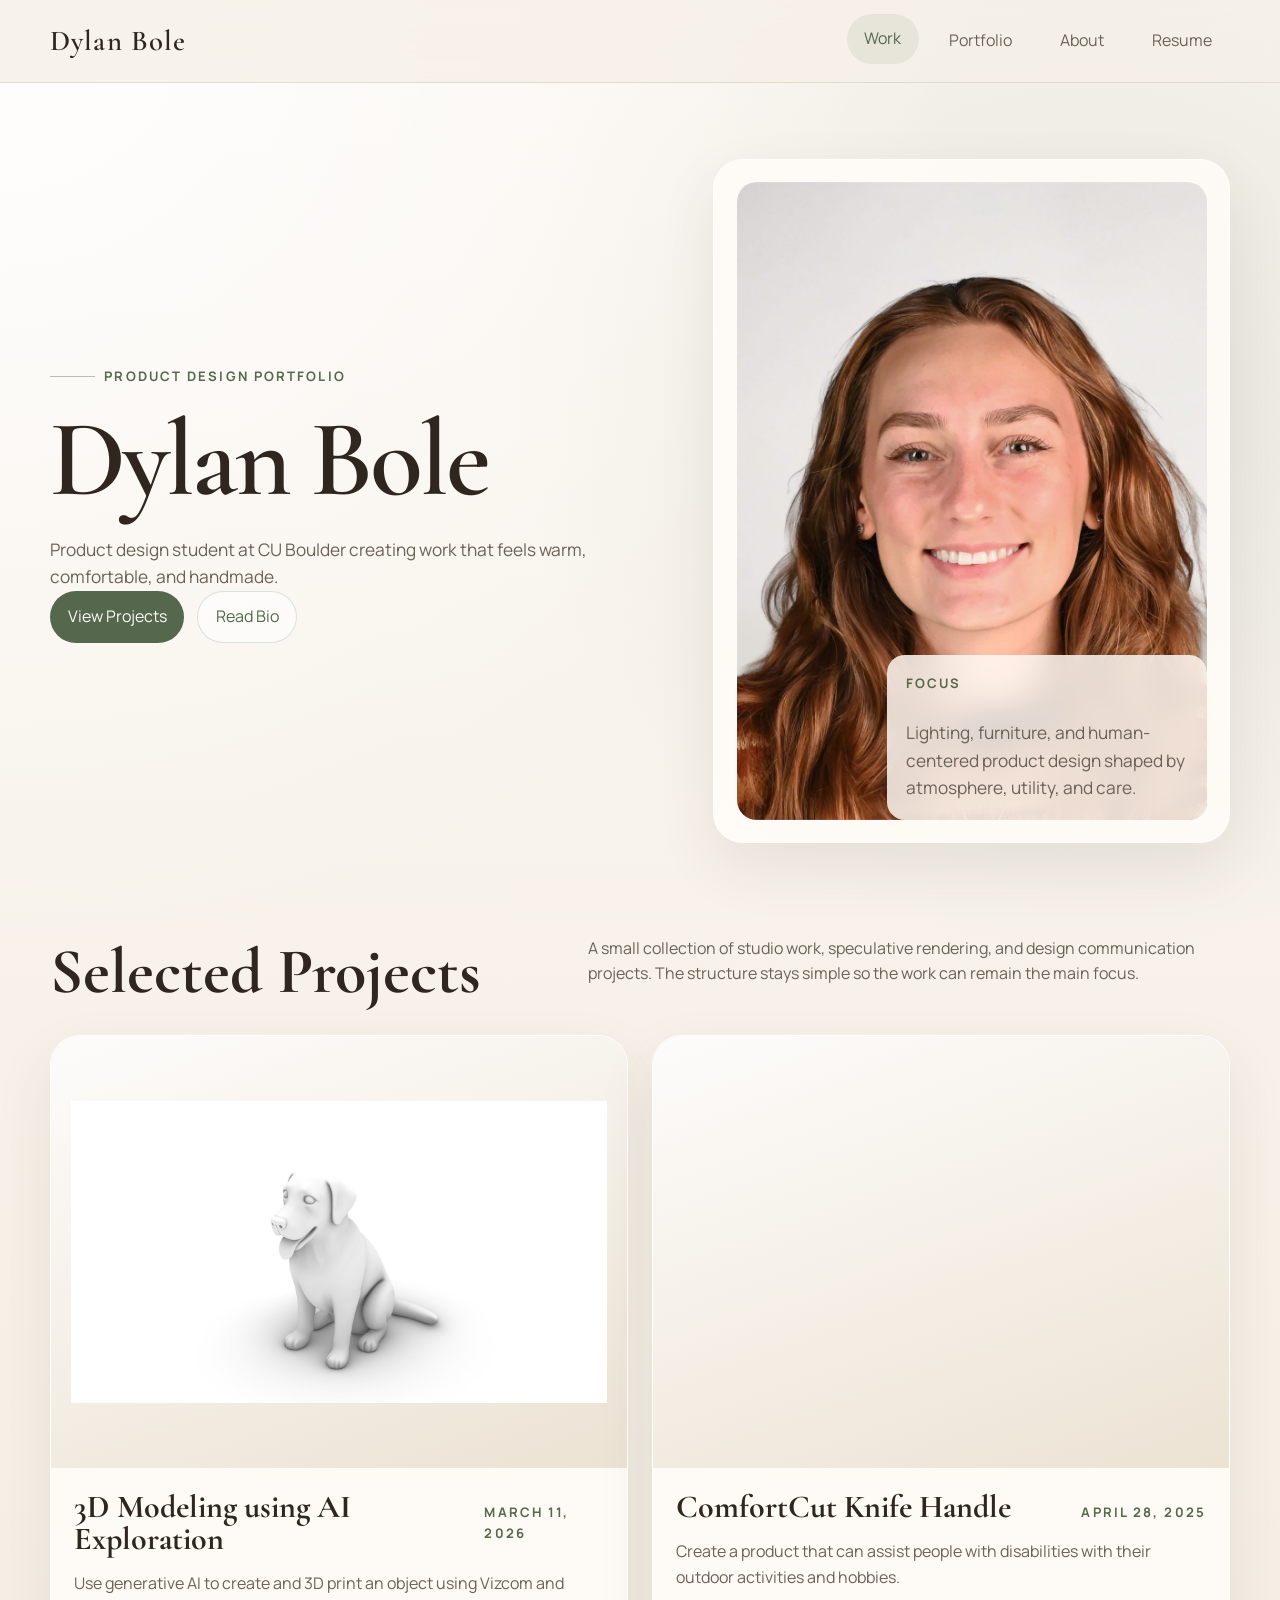
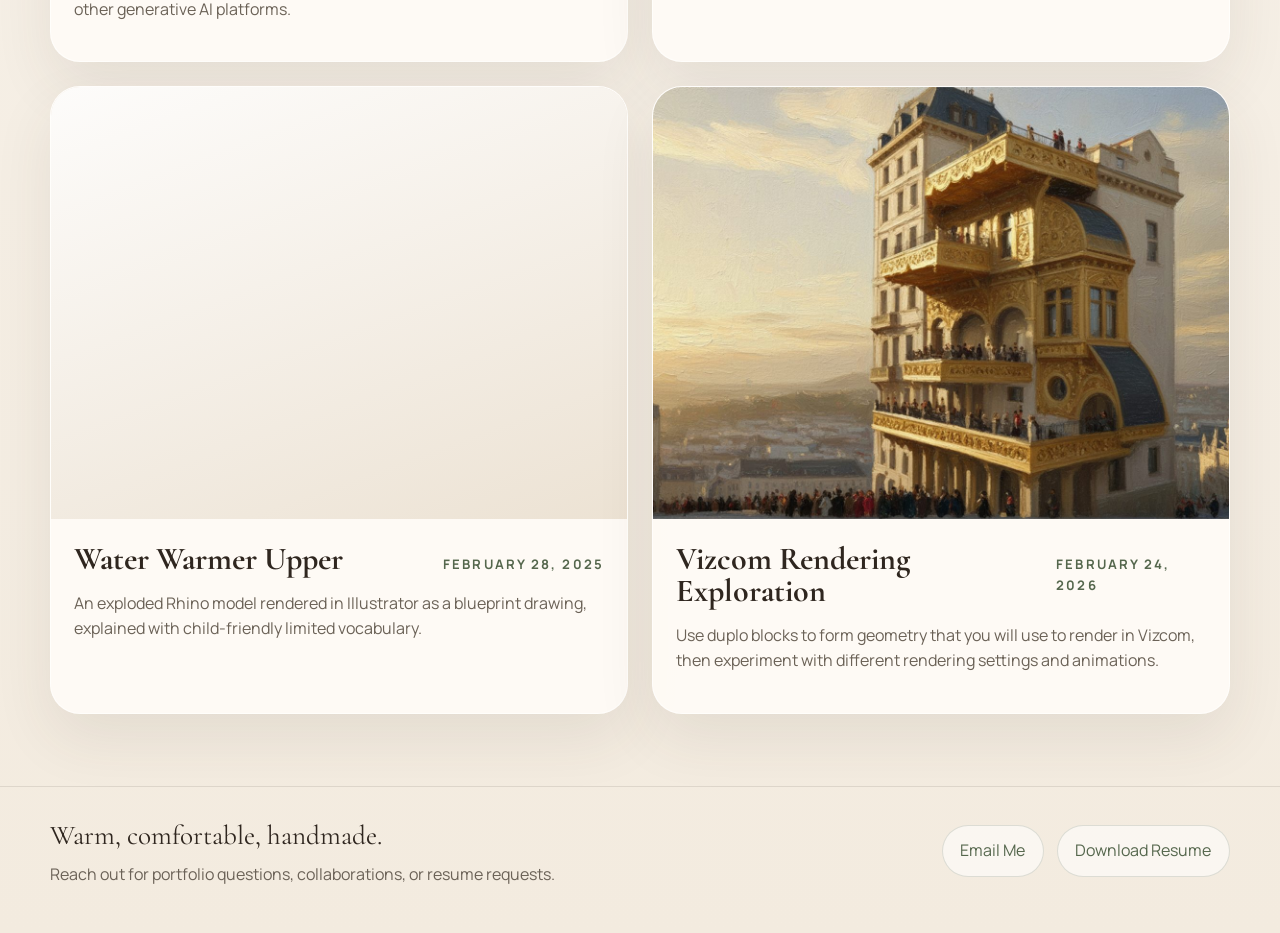
<file: index.html>
<!DOCTYPE html>
<html lang="en">
<head>
  <meta charset="UTF-8">
  <meta name="viewport" content="width=device-width, initial-scale=1.0">
  <title>Dylan Bole | Product Design Portfolio</title>
  <meta name="description" content="Portfolio of Dylan Bole, a CU Boulder product design student focused on warm, comfortable, and handmade design.">
  <link rel="icon" href="favicon.ico" type="image/x-icon">
  <link rel="preconnect" href="https://fonts.googleapis.com">
  <link rel="preconnect" href="https://fonts.gstatic.com" crossorigin>
  <link href="https://fonts.googleapis.com/css2?family=Cormorant+Garamond:wght@400;500;600;700&family=Manrope:wght@400;500;600;700;800&display=swap" rel="stylesheet">
  <link rel="stylesheet" href="styles.css">
</head>
<body>
  <nav class="site-nav">
    <div class="nav-inner">
      <a class="brand" href="index.html">Dylan Bole</a>
      <div class="nav-links">
        <a class="active" href="index.html">Work</a>
        <a href="portfolio.html">Portfolio</a>
        <a href="about.html">About</a>
        <a href="resume/resume.pdf" target="_blank" rel="noopener">Resume</a>
      </div>
    </div>
  </nav>

  <main class="page">
    <section class="hero">
      <div>
        <span class="eyebrow">Product Design Portfolio</span>
        <h1>Dylan Bole</h1>
        <p>Product design student at CU Boulder creating work that feels warm, comfortable, and handmade.</p>
        <div class="hero-actions">
          <a class="button primary" href="#projects">View Projects</a>
          <a class="button secondary" href="about.html">Read Bio</a>
        </div>
      </div>

      <div class="hero-panel">
        <img src="assets/images/dylan-bole-portrait.jpg" alt="Portrait of Dylan Bole">
        <div class="hero-panel-card">
          <strong class="meta-label">Focus</strong>
          <p class="footer-note">Lighting, furniture, and human-centered product design shaped by atmosphere, utility, and care.</p>
        </div>
      </div>
    </section>

    <section class="section" id="projects">
      <div class="section-header">
        <h2>Selected Projects</h2>
        <p class="section-copy">A small collection of studio work, speculative rendering, and design communication projects. The structure stays simple so the work can remain the main focus.</p>
      </div>

      <div class="projects-grid">
        <a class="project-card" href="project-ai-3d-modeling.html">
          <div class="card-media card-media--contain">
            <img src="assets/images/ai-3d-modeling.jpg" alt="AI 3D Modeling preview">
          </div>
          <div class="card-body">
            <div class="card-title-row">
              <h3>3D Modeling using AI Exploration</h3>
              <span class="card-date">March 11, 2026</span>
            </div>
            <p class="section-copy">Use generative AI to create and 3D print an object using Vizcom and other generative AI platforms.</p>
          </div>
        </a>

        <a class="project-card" href="project-designing-for-outdoor-inclusion.html">
          <div class="card-media">
            <iframe src="assets/docs/comfortcut-knife-handle.pdf#toolbar=0&navpanes=0&scrollbar=0&view=FitH" title="ComfortCut Knife Handle PDF preview"></iframe>
          </div>
          <div class="card-body">
            <div class="card-title-row">
              <h3>ComfortCut Knife Handle</h3>
              <span class="card-date">April 28, 2025</span>
            </div>
            <p class="section-copy">Create a product that can assist people with disabilities with their outdoor activities and hobbies.</p>
          </div>
        </a>

        <a class="project-card" href="project-thing-explainer.html">
          <div class="card-media">
            <iframe src="assets/docs/water-warmer-upper.pdf#toolbar=0&navpanes=0&scrollbar=0&view=FitH" title="Water Warmer Upper PDF preview"></iframe>
          </div>
          <div class="card-body">
            <div class="card-title-row">
              <h3>Water Warmer Upper</h3>
              <span class="card-date">February 28, 2025</span>
            </div>
            <p class="section-copy">An exploded Rhino model rendered in Illustrator as a blueprint drawing, explained with child-friendly limited vocabulary.</p>
          </div>
        </a>

        <a class="project-card" href="project-vizcom-exploration.html">
          <div class="card-media card-media--cover">
            <img src="assets/images/vizcom-victorian-building.jpg" alt="Vizcom Rendering Exploration preview">
          </div>
          <div class="card-body">
            <div class="card-title-row">
              <h3>Vizcom Rendering Exploration</h3>
              <span class="card-date">February 24, 2026</span>
            </div>
            <p class="section-copy">Use duplo blocks to form geometry that you will use to render in Vizcom, then experiment with different rendering settings and animations.</p>
          </div>
        </a>
      </div>
    </section>
  </main>

  <footer class="site-footer">
    <div class="footer-inner">
      <div>
        <p class="footer-title">Warm, comfortable, handmade.</p>
        <p class="footer-note">Reach out for portfolio questions, collaborations, or resume requests.</p>
      </div>
      <div class="footer-links">
        <a class="pill" href="mailto:dybo2986@colorado.edu">Email Me</a>
        <a class="pill" href="resume/resume.pdf" target="_blank" rel="noopener">Download Resume</a>
      </div>
    </div>
  </footer>
</body>
</html>
</file>
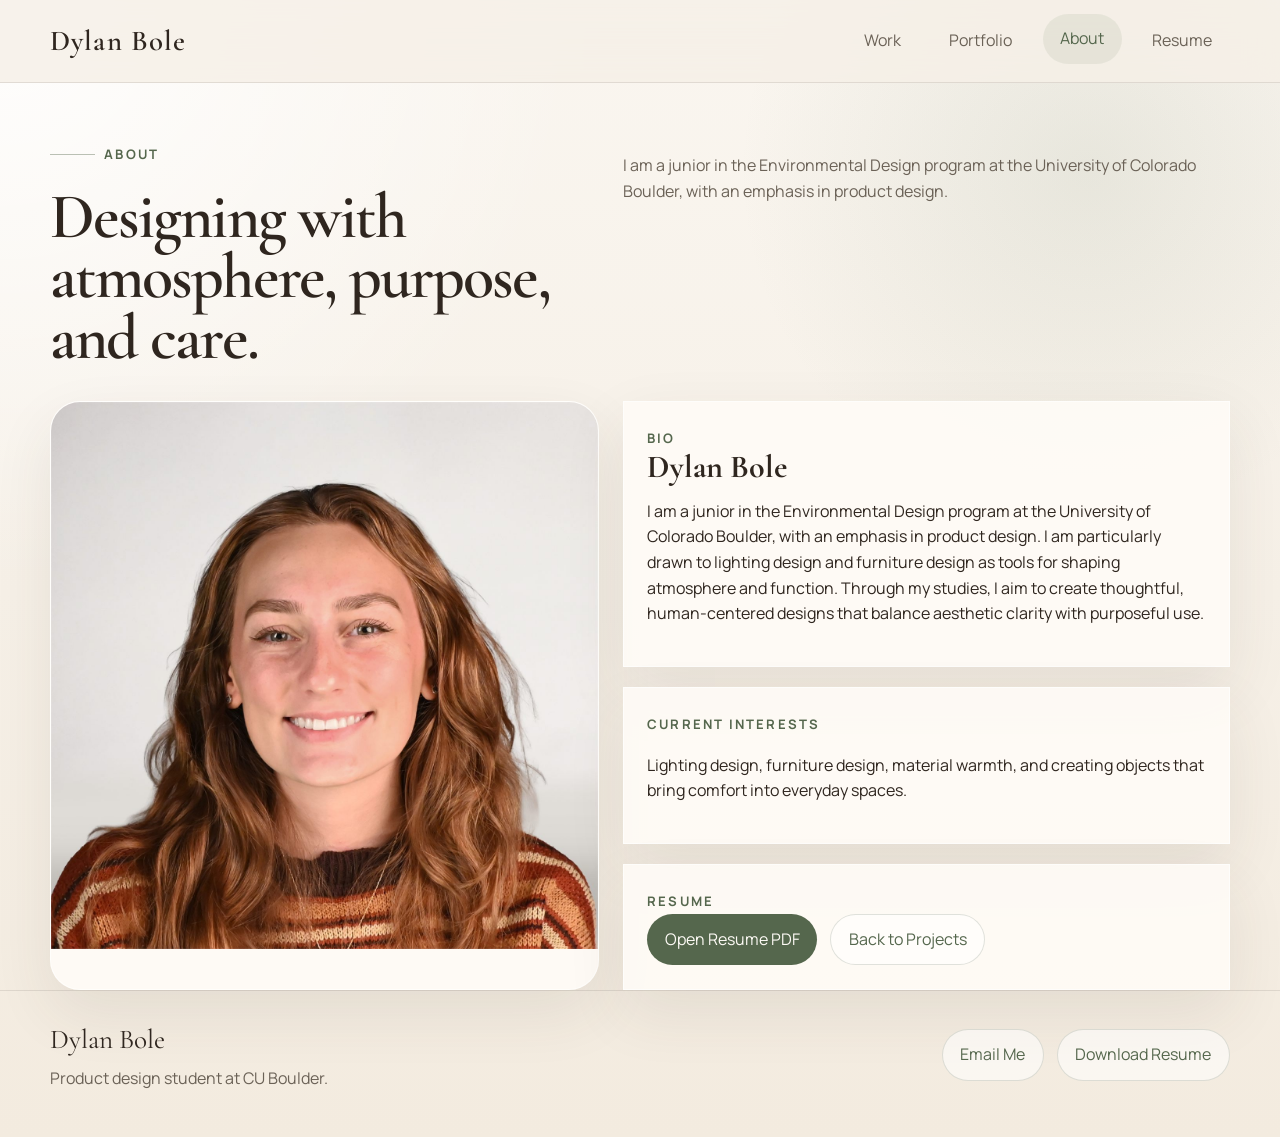
<file: about.html>
<!DOCTYPE html>
<html lang="en">
<head>
  <meta charset="UTF-8">
  <meta name="viewport" content="width=device-width, initial-scale=1.0">
  <title>About | Dylan Bole Portfolio</title>
  <meta name="description" content="Learn more about Dylan Bole, a CU Boulder product design student interested in lighting, furniture, and human-centered design.">
  <link rel="icon" href="favicon.ico" type="image/x-icon">
  <link rel="preconnect" href="https://fonts.googleapis.com">
  <link rel="preconnect" href="https://fonts.gstatic.com" crossorigin>
  <link href="https://fonts.googleapis.com/css2?family=Cormorant+Garamond:wght@400;500;600;700&family=Manrope:wght@400;500;600;700;800&display=swap" rel="stylesheet">
  <link rel="stylesheet" href="styles.css">
</head>
<body>
  <nav class="site-nav">
    <div class="nav-inner">
      <a class="brand" href="index.html">Dylan Bole</a>
      <div class="nav-links">
        <a href="index.html">Work</a>
        <a href="portfolio.html">Portfolio</a>
        <a class="active" href="about.html">About</a>
        <a href="resume/resume.pdf" target="_blank" rel="noopener">Resume</a>
      </div>
    </div>
  </nav>

  <main class="page">
    <section class="page-title">
      <div>
        <span class="eyebrow">About</span>
        <h1>Designing with atmosphere, purpose, and care.</h1>
      </div>
      <p class="lede">I am a junior in the Environmental Design program at the University of Colorado Boulder, with an emphasis in product design.</p>
    </section>

    <section class="about-grid">
      <div class="portrait-card">
        <img src="assets/images/dylan-bole-portrait.jpg" alt="Portrait of Dylan Bole">
      </div>

      <div class="about-copy">
        <div class="panel">
          <span class="meta-label">Bio</span>
          <h2>Dylan Bole</h2>
          <p>I am a junior in the Environmental Design program at the University of Colorado Boulder, with an emphasis in product design. I am particularly drawn to lighting design and furniture design as tools for shaping atmosphere and function. Through my studies, I aim to create thoughtful, human-centered designs that balance aesthetic clarity with purposeful use.</p>
        </div>

        <div class="panel">
          <span class="meta-label">Current Interests</span>
          <p>Lighting design, furniture design, material warmth, and creating objects that bring comfort into everyday spaces.</p>
        </div>

        <div class="panel">
          <span class="meta-label">Resume</span>
          <div class="project-links">
            <a class="button primary" href="resume/resume.pdf" target="_blank" rel="noopener">Open Resume PDF</a>
            <a class="button secondary" href="index.html#projects">Back to Projects</a>
          </div>
        </div>
      </div>
    </section>
  </main>

  <footer class="site-footer">
    <div class="footer-inner">
      <div>
        <p class="footer-title">Dylan Bole</p>
        <p class="footer-note">Product design student at CU Boulder.</p>
      </div>
      <div class="footer-links">
        <a class="pill" href="mailto:dybo2986@colorado.edu">Email Me</a>
        <a class="pill" href="resume/resume.pdf" target="_blank" rel="noopener">Download Resume</a>
      </div>
    </div>
  </footer>
</body>
</html>
</file>
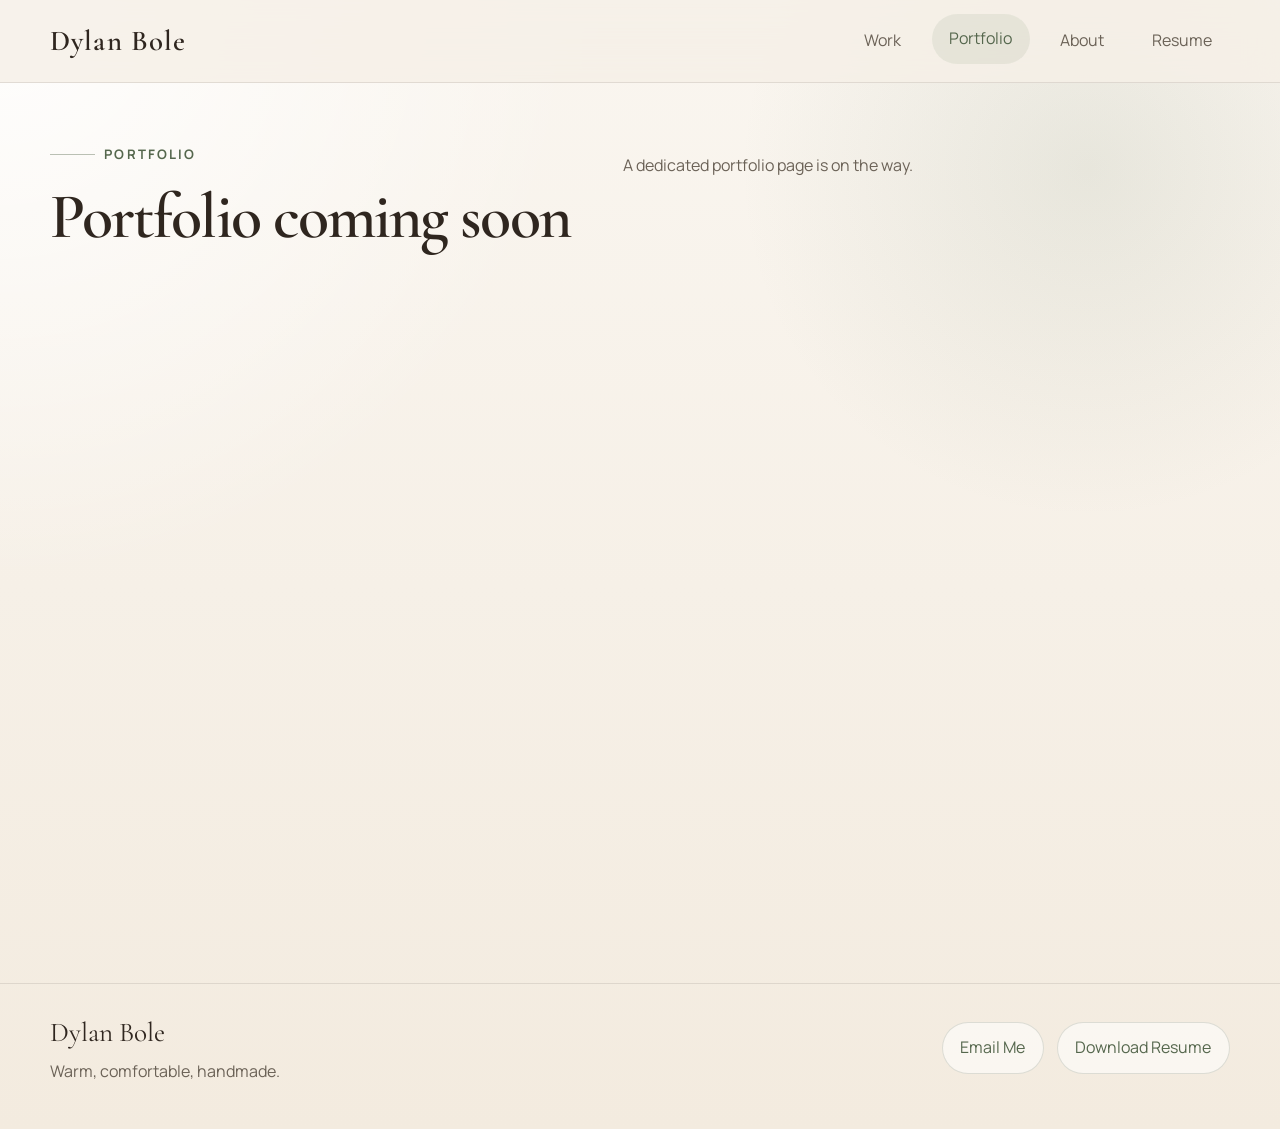
<file: portfolio.html>
<!DOCTYPE html>
<html lang="en">
<head>
  <meta charset="UTF-8">
  <meta name="viewport" content="width=device-width, initial-scale=1.0">
  <title>Portfolio | Dylan Bole Portfolio</title>
  <meta name="description" content="Portfolio page for Dylan Bole.">
  <link rel="icon" href="favicon.ico" type="image/x-icon">
  <link rel="preconnect" href="https://fonts.googleapis.com">
  <link rel="preconnect" href="https://fonts.gstatic.com" crossorigin>
  <link href="https://fonts.googleapis.com/css2?family=Cormorant+Garamond:wght@400;500;600;700&family=Manrope:wght@400;500;600;700;800&display=swap" rel="stylesheet">
  <link rel="stylesheet" href="styles.css">
</head>
<body>
  <nav class="site-nav">
    <div class="nav-inner">
      <a class="brand" href="index.html">Dylan Bole</a>
      <div class="nav-links">
        <a href="index.html">Work</a>
        <a href="portfolio.html" class="active">Portfolio</a>
        <a href="about.html">About</a>
        <a href="resume/resume.pdf" target="_blank" rel="noopener">Resume</a>
      </div>
    </div>
  </nav>

  <main class="page">
    <section class="page-title">
      <div>
        <span class="eyebrow">Portfolio</span>
        <h1>Portfolio coming soon</h1>
      </div>
      <p class="lede">A dedicated portfolio page is on the way.</p>
    </section>
  </main>

  <footer class="site-footer">
    <div class="footer-inner">
      <div>
        <p class="footer-title">Dylan Bole</p>
        <p class="footer-note">Warm, comfortable, handmade.</p>
      </div>
      <div class="footer-links">
        <a class="pill" href="mailto:dybo2986@colorado.edu">Email Me</a>
        <a class="pill" href="resume/resume.pdf" target="_blank" rel="noopener">Download Resume</a>
      </div>
    </div>
  </footer>
</body>
</html>
</file>
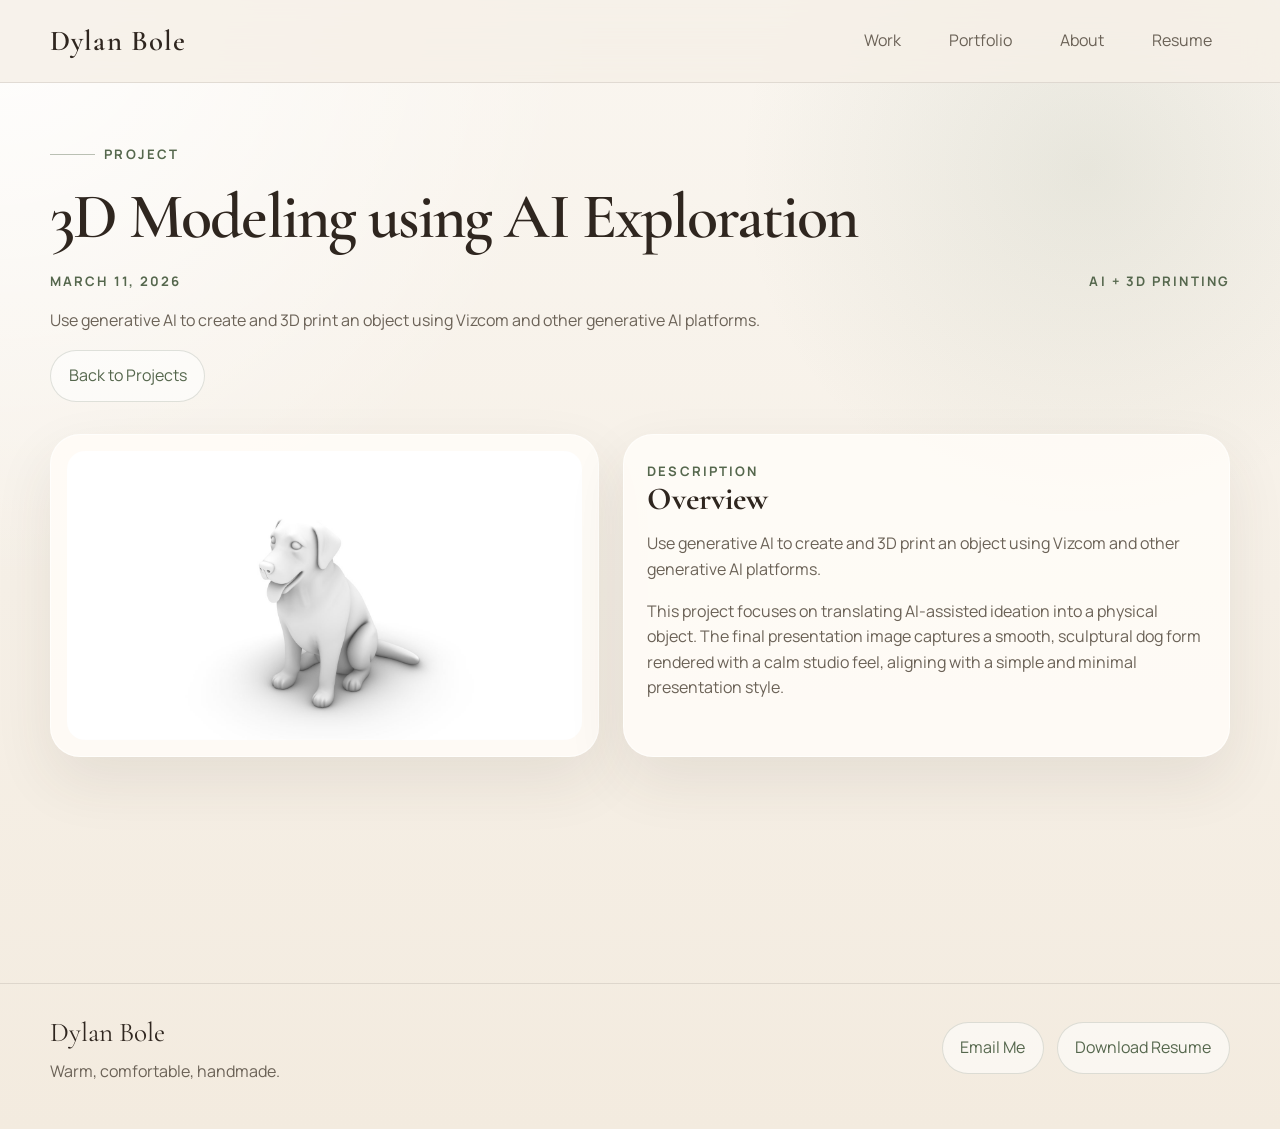
<file: project-ai-3d-modeling.html>
<!DOCTYPE html>
<html lang="en">
<head>
  <meta charset="UTF-8">
  <meta name="viewport" content="width=device-width, initial-scale=1.0">
  <title>3D Modeling using AI Exploration | Dylan Bole Portfolio</title>
  <meta name="description" content="A Dylan Bole portfolio project exploring AI-assisted 3D modeling and 3D printing with Vizcom and generative tools.">
  <link rel="icon" href="favicon.ico" type="image/x-icon">
  <link rel="preconnect" href="https://fonts.googleapis.com">
  <link rel="preconnect" href="https://fonts.gstatic.com" crossorigin>
  <link href="https://fonts.googleapis.com/css2?family=Cormorant+Garamond:wght@400;500;600;700&family=Manrope:wght@400;500;600;700;800&display=swap" rel="stylesheet">
  <link rel="stylesheet" href="styles.css">
</head>
<body>
  <nav class="site-nav">
    <div class="nav-inner">
      <a class="brand" href="index.html">Dylan Bole</a>
      <div class="nav-links">
        <a href="index.html">Work</a>
        <a href="portfolio.html">Portfolio</a>
        <a href="about.html">About</a>
        <a href="resume/resume.pdf" target="_blank" rel="noopener">Resume</a>
      </div>
    </div>
  </nav>

  <main class="page">
    <section class="project-header">
      <div>
        <span class="eyebrow">Project</span>
        <h1>3D Modeling using AI Exploration</h1>
      </div>
      <div>
        <div class="project-meta">
          <span class="project-date">March 11, 2026</span>
          <span class="project-type">AI + 3D Printing</span>
        </div>
        <p class="lede">Use generative AI to create and 3D print an object using Vizcom and other generative AI platforms.</p>
        <div class="project-links">
          <a class="button secondary" href="index.html#projects">Back to Projects</a>
        </div>
      </div>
    </section>

    <section class="project-layout">
      <div class="project-stack">
        <div class="media-frame">
          <img src="assets/images/ai-3d-modeling.jpg" alt="Rendered dog model from the AI 3D Modeling exploration">
        </div>
      </div>

      <article class="project-text">
        <span class="meta-label">Description</span>
        <h2>Overview</h2>
        <p>Use generative AI to create and 3D print an object using Vizcom and other generative AI platforms.</p>
        <p>This project focuses on translating AI-assisted ideation into a physical object. The final presentation image captures a smooth, sculptural dog form rendered with a calm studio feel, aligning with a simple and minimal presentation style.</p>
      </article>
    </section>
  </main>

  <footer class="site-footer">
    <div class="footer-inner">
      <div>
        <p class="footer-title">Dylan Bole</p>
        <p class="footer-note">Warm, comfortable, handmade.</p>
      </div>
      <div class="footer-links">
        <a class="pill" href="mailto:dybo2986@colorado.edu">Email Me</a>
        <a class="pill" href="resume/resume.pdf" target="_blank" rel="noopener">Download Resume</a>
      </div>
    </div>
  </footer>
</body>
</html>
</file>
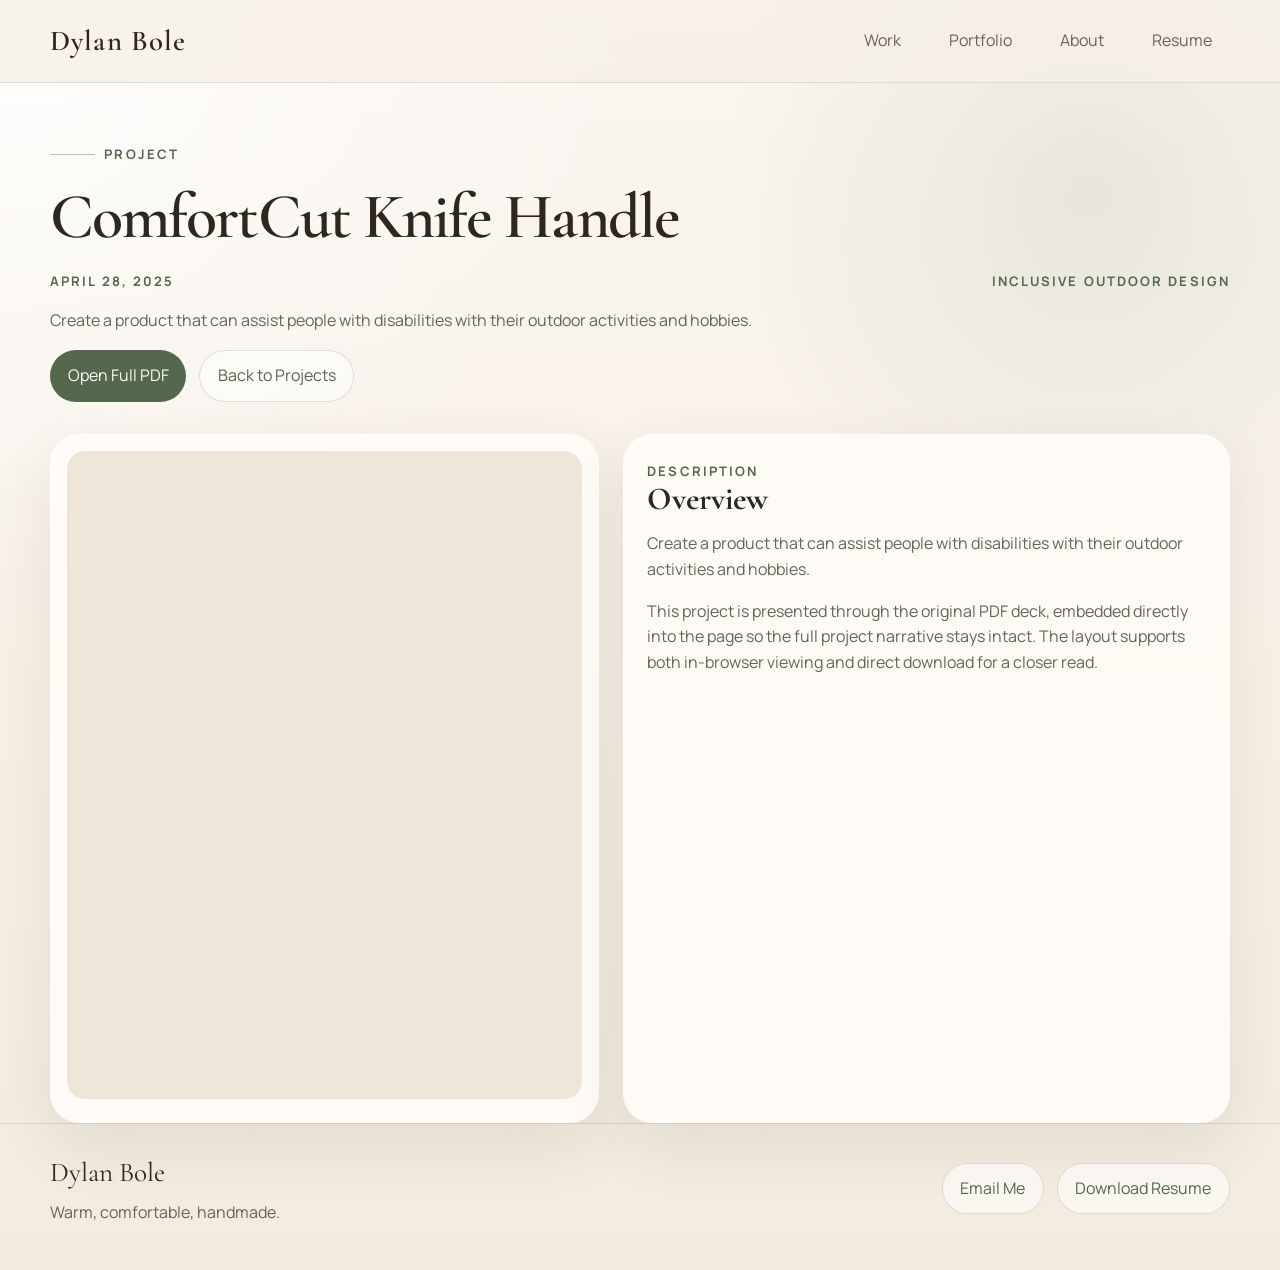
<file: project-designing-for-outdoor-inclusion.html>
<!DOCTYPE html>
<html lang="en">
<head>
  <meta charset="UTF-8">
  <meta name="viewport" content="width=device-width, initial-scale=1.0">
  <title>ComfortCut Knife Handle | Dylan Bole Portfolio</title>
  <meta name="description" content="ComfortCut Knife Handle is a Dylan Bole portfolio project focused on inclusive outdoor product design.">
  <link rel="icon" href="favicon.ico" type="image/x-icon">
  <link rel="preconnect" href="https://fonts.googleapis.com">
  <link rel="preconnect" href="https://fonts.gstatic.com" crossorigin>
  <link href="https://fonts.googleapis.com/css2?family=Cormorant+Garamond:wght@400;500;600;700&family=Manrope:wght@400;500;600;700;800&display=swap" rel="stylesheet">
  <link rel="stylesheet" href="styles.css">
</head>
<body>
  <nav class="site-nav">
    <div class="nav-inner">
      <a class="brand" href="index.html">Dylan Bole</a>
      <div class="nav-links">
        <a href="index.html">Work</a>
        <a href="portfolio.html">Portfolio</a>
        <a href="about.html">About</a>
        <a href="resume/resume.pdf" target="_blank" rel="noopener">Resume</a>
      </div>
    </div>
  </nav>

  <main class="page">
    <section class="project-header">
      <div>
        <span class="eyebrow">Project</span>
        <h1>ComfortCut Knife Handle</h1>
      </div>
      <div>
        <div class="project-meta">
          <span class="project-date">April 28, 2025</span>
          <span class="project-type">Inclusive Outdoor Design</span>
        </div>
        <p class="lede">Create a product that can assist people with disabilities with their outdoor activities and hobbies.</p>
        <div class="project-links">
          <a class="button primary" href="assets/docs/comfortcut-knife-handle.pdf" target="_blank" rel="noopener">Open Full PDF</a>
          <a class="button secondary" href="index.html#projects">Back to Projects</a>
        </div>
      </div>
    </section>

    <section class="project-layout">
      <div class="project-stack">
        <div class="media-frame">
          <iframe src="assets/docs/comfortcut-knife-handle.pdf#toolbar=0&navpanes=0&scrollbar=1&view=FitH" title="ComfortCut Knife Handle PDF"></iframe>
        </div>
      </div>

      <article class="project-text">
        <span class="meta-label">Description</span>
        <h2>Overview</h2>
        <p>Create a product that can assist people with disabilities with their outdoor activities and hobbies.</p>
        <p>This project is presented through the original PDF deck, embedded directly into the page so the full project narrative stays intact. The layout supports both in-browser viewing and direct download for a closer read.</p>
      </article>
    </section>
  </main>

  <footer class="site-footer">
    <div class="footer-inner">
      <div>
        <p class="footer-title">Dylan Bole</p>
        <p class="footer-note">Warm, comfortable, handmade.</p>
      </div>
      <div class="footer-links">
        <a class="pill" href="mailto:dybo2986@colorado.edu">Email Me</a>
        <a class="pill" href="resume/resume.pdf" target="_blank" rel="noopener">Download Resume</a>
      </div>
    </div>
  </footer>
</body>
</html>
</file>
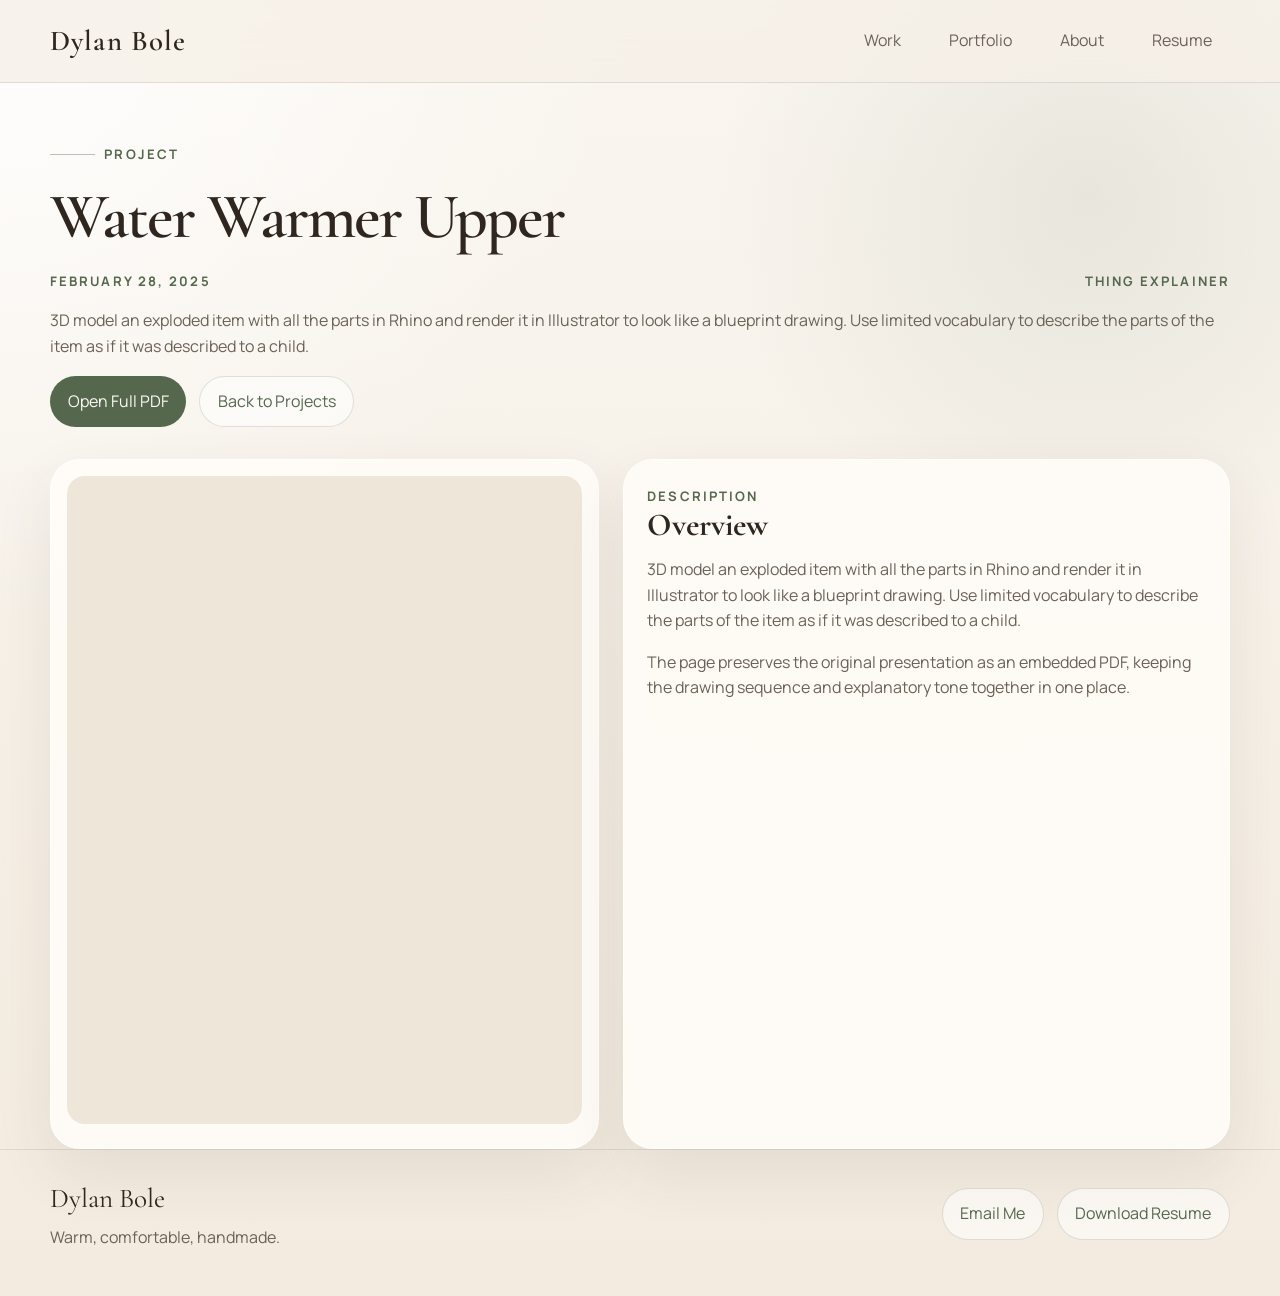
<file: project-thing-explainer.html>
<!DOCTYPE html>
<html lang="en">
<head>
  <meta charset="UTF-8">
  <meta name="viewport" content="width=device-width, initial-scale=1.0">
  <title>Water Warmer Upper | Dylan Bole Portfolio</title>
  <meta name="description" content="Water Warmer Upper is a Dylan Bole portfolio project combining Rhino modeling, exploded views, and illustrated technical storytelling.">
  <link rel="icon" href="favicon.ico" type="image/x-icon">
  <link rel="preconnect" href="https://fonts.googleapis.com">
  <link rel="preconnect" href="https://fonts.gstatic.com" crossorigin>
  <link href="https://fonts.googleapis.com/css2?family=Cormorant+Garamond:wght@400;500;600;700&family=Manrope:wght@400;500;600;700;800&display=swap" rel="stylesheet">
  <link rel="stylesheet" href="styles.css">
</head>
<body>
  <nav class="site-nav">
    <div class="nav-inner">
      <a class="brand" href="index.html">Dylan Bole</a>
      <div class="nav-links">
        <a href="index.html">Work</a>
        <a href="portfolio.html">Portfolio</a>
        <a href="about.html">About</a>
        <a href="resume/resume.pdf" target="_blank" rel="noopener">Resume</a>
      </div>
    </div>
  </nav>

  <main class="page">
    <section class="project-header">
      <div>
        <span class="eyebrow">Project</span>
        <h1>Water Warmer Upper</h1>
      </div>
      <div>
        <div class="project-meta">
          <span class="project-date">February 28, 2025</span>
          <span class="project-type">Thing Explainer</span>
        </div>
        <p class="lede">3D model an exploded item with all the parts in Rhino and render it in Illustrator to look like a blueprint drawing. Use limited vocabulary to describe the parts of the item as if it was described to a child.</p>
        <div class="project-links">
          <a class="button primary" href="assets/docs/water-warmer-upper.pdf" target="_blank" rel="noopener">Open Full PDF</a>
          <a class="button secondary" href="index.html#projects">Back to Projects</a>
        </div>
      </div>
    </section>

    <section class="project-layout">
      <div class="project-stack">
        <div class="media-frame">
          <iframe src="assets/docs/water-warmer-upper.pdf#toolbar=0&navpanes=0&scrollbar=1&view=FitH" title="Water Warmer Upper PDF"></iframe>
        </div>
      </div>

      <article class="project-text">
        <span class="meta-label">Description</span>
        <h2>Overview</h2>
        <p>3D model an exploded item with all the parts in Rhino and render it in Illustrator to look like a blueprint drawing. Use limited vocabulary to describe the parts of the item as if it was described to a child.</p>
        <p>The page preserves the original presentation as an embedded PDF, keeping the drawing sequence and explanatory tone together in one place.</p>
      </article>
    </section>
  </main>

  <footer class="site-footer">
    <div class="footer-inner">
      <div>
        <p class="footer-title">Dylan Bole</p>
        <p class="footer-note">Warm, comfortable, handmade.</p>
      </div>
      <div class="footer-links">
        <a class="pill" href="mailto:dybo2986@colorado.edu">Email Me</a>
        <a class="pill" href="resume/resume.pdf" target="_blank" rel="noopener">Download Resume</a>
      </div>
    </div>
  </footer>
</body>
</html>
</file>
<file: styles.css>
:root {
  --bg: #f6f0e7;
  --bg-soft: #efe6da;
  --surface: rgba(255, 252, 247, 0.88);
  --text: #2f261f;
  --muted: #6b6257;
  --line: rgba(69, 59, 48, 0.12);
  --accent: #7f9075;
  --accent-deep: #55674d;
  --shadow: 0 24px 60px rgba(71, 57, 39, 0.09);
  --radius-lg: 30px;
  --radius-md: 20px;
  --max-width: 1180px;
}

* {
  box-sizing: border-box;
}

html {
  scroll-behavior: smooth;
}

body {
  margin: 0;
  color: var(--text);
  background:
    radial-gradient(circle at top left, rgba(255, 255, 255, 0.9), transparent 34%),
    radial-gradient(circle at 85% 15%, rgba(127, 144, 117, 0.14), transparent 24%),
    linear-gradient(180deg, #faf6f0 0%, var(--bg) 52%, #f3ebdf 100%);
  font-family: "Manrope", "Avenir Next", sans-serif;
  line-height: 1.6;
}

img,
video {
  display: block;
  max-width: 100%;
}

a {
  color: inherit;
  text-decoration: none;
}

.site-nav {
  position: sticky;
  top: 0;
  z-index: 20;
  backdrop-filter: blur(16px);
  background: rgba(246, 240, 231, 0.82);
  border-bottom: 1px solid var(--line);
}

.nav-inner,
.page,
.footer-inner {
  width: min(calc(100% - 2rem), var(--max-width));
  margin: 0 auto;
}

.nav-inner {
  padding: 1rem 0;
  display: flex;
  align-items: center;
  justify-content: space-between;
  gap: 1rem;
}

.brand,
.hero h1,
.section h2,
.page-title h1,
.project-header h1,
.card-title-row h3,
.about-copy h2,
.project-text h2,
.footer-title {
  font-family: "Cormorant Garamond", Georgia, serif;
}

.brand {
  font-size: 1.8rem;
  font-weight: 600;
  letter-spacing: 0.04em;
}

.nav-links,
.hero-actions,
.project-links,
.footer-links {
  display: flex;
  flex-wrap: wrap;
  gap: 0.8rem;
}

.nav-links a,
.button,
.pill {
  display: inline-flex;
  align-items: center;
  justify-content: center;
  min-height: 3rem;
  padding: 0.75rem 1.1rem;
  border-radius: 999px;
  transition: background-color 220ms ease, color 220ms ease, transform 220ms ease, border-color 220ms ease;
}

.nav-links a {
  color: var(--muted);
}

.nav-links a:hover,
.nav-links a:focus-visible,
.nav-links a.active,
.button:hover,
.button:focus-visible,
.pill:hover,
.pill:focus-visible,
.project-card:hover,
.project-card:focus-within {
  transform: translateY(-2px);
}

.nav-links a:hover,
.nav-links a:focus-visible,
.nav-links a.active {
  color: var(--accent-deep);
  background: rgba(127, 144, 117, 0.12);
}

.page {
  min-height: 100vh;
}

.hero {
  min-height: calc(100vh - 79px);
  display: grid;
  grid-template-columns: 1.1fr 0.9fr;
  align-items: center;
  gap: 2rem;
  padding: 4rem 0 3rem;
}

.eyebrow,
.card-date,
.project-date,
.project-type,
.meta-label {
  color: var(--accent-deep);
  font-size: 0.82rem;
  font-weight: 700;
  letter-spacing: 0.16em;
  text-transform: uppercase;
}

.eyebrow {
  display: inline-flex;
  align-items: center;
  gap: 0.6rem;
  margin-bottom: 1.35rem;
}

.eyebrow::before {
  content: "";
  width: 2.8rem;
  height: 1px;
  background: rgba(85, 103, 77, 0.4);
}

.hero h1,
.page-title h1,
.project-header h1 {
  margin: 0;
  font-size: clamp(3.6rem, 9vw, 6.8rem);
  line-height: 0.93;
  font-weight: 600;
  letter-spacing: -0.03em;
}

.hero p,
.section-copy,
.lede,
.footer-note,
.project-text p {
  color: var(--muted);
}

.hero p {
  max-width: 34rem;
  margin: 1.6rem 0 0;
  font-size: 1.08rem;
}

.button.primary {
  background: var(--accent-deep);
  color: #fdfaf5;
}

.button.secondary,
.pill {
  background: rgba(255, 255, 255, 0.56);
  border: 1px solid rgba(85, 103, 77, 0.18);
  color: var(--accent-deep);
}

.hero-panel,
.panel,
.project-card,
.media-frame,
.project-text,
.portrait-card {
  background: rgba(255, 252, 247, 0.88);
  border: 1px solid rgba(255, 255, 255, 0.65);
  box-shadow: var(--shadow);
}

.hero-panel {
  position: relative;
  overflow: hidden;
  min-height: 76vh;
  border-radius: var(--radius-lg);
  padding: 1.4rem;
  display: flex;
  align-items: flex-end;
}

.hero-panel img {
  position: absolute;
  inset: 1.4rem;
  width: calc(100% - 2.8rem);
  height: calc(100% - 2.8rem);
  object-fit: cover;
  border-radius: 20px;
}

.hero-panel-card {
  position: relative;
  z-index: 1;
  width: min(20rem, 100%);
  margin-left: auto;
  padding: 1.1rem 1.2rem;
  border-radius: 18px;
  background: rgba(255, 250, 243, 0.84);
  backdrop-filter: blur(14px);
}

.hero-panel-card strong {
  display: block;
  margin-bottom: 0.25rem;
}

.section {
  padding: 1rem 0 4.5rem;
}

.section-header,
.page-title,
.project-header,
.about-grid,
.project-layout,
.footer-inner {
  display: grid;
  gap: 1.5rem;
}

.section-header {
  grid-template-columns: 0.8fr 1fr;
  align-items: end;
  margin-bottom: 2rem;
}

.section h2,
.page-title h1,
.project-header h1 {
  font-size: clamp(2.7rem, 5vw, 4.2rem);
  line-height: 0.95;
  margin: 0;
}

.projects-grid {
  display: grid;
  grid-template-columns: repeat(2, minmax(0, 1fr));
  gap: 1.5rem;
}

.project-card {
  overflow: hidden;
  border-radius: var(--radius-lg);
  transition: transform 280ms ease, box-shadow 280ms ease, border-color 280ms ease;
}

.project-card:hover,
.project-card:focus-within {
  box-shadow: 0 28px 70px rgba(71, 57, 39, 0.14);
  border-color: rgba(127, 144, 117, 0.24);
}

.card-media {
  aspect-ratio: 4 / 3;
  overflow: hidden;
  background:
    linear-gradient(160deg, rgba(255, 255, 255, 0.88), rgba(236, 226, 211, 0.92)),
    #efe6da;
}

.card-media img,
.card-media iframe {
  width: 100%;
  height: 100%;
  border: 0;
}

.card-media--cover img {
  object-fit: cover;
}

.card-media--contain img {
  object-fit: contain;
  padding: 1.25rem;
}

.card-body,
.project-text,
.panel {
  padding: 1.45rem;
}

.card-title-row,
.project-meta {
  display: flex;
  align-items: baseline;
  justify-content: space-between;
  gap: 1rem;
}

.card-title-row h3,
.about-copy h2,
.project-text h2 {
  margin: 0;
  font-size: 2rem;
  line-height: 1;
}

.page-title,
.project-header {
  padding: 3.4rem 0 2rem;
}

.page-title,
.about-grid,
.project-layout {
  grid-template-columns: 0.95fr 1.05fr;
}

.portrait-card {
  overflow: hidden;
  border-radius: var(--radius-lg);
}

.portrait-card img {
  width: 100%;
  aspect-ratio: 1 / 1;
  object-fit: cover;
}

.about-copy,
.project-stack {
  display: grid;
  gap: 1.25rem;
}

.media-frame,
.project-text {
  border-radius: var(--radius-lg);
  overflow: hidden;
}

.media-frame {
  padding: 1rem;
}

.media-frame img,
.media-frame video,
.media-frame iframe {
  width: 100%;
  border: 0;
  border-radius: 18px;
  background: #efe6da;
}

.media-frame iframe {
  min-height: 72vh;
}

.site-footer {
  border-top: 1px solid var(--line);
  padding: 1.7rem 0 2.8rem;
}

.footer-inner {
  grid-template-columns: 1fr auto;
  align-items: center;
}

.footer-title {
  margin: 0;
  font-size: 1.7rem;
}

.footer-note {
  margin: 0.3rem 0 0;
}

@media (max-width: 960px) {
  .hero,
  .page-title,
  .section-header,
  .about-grid,
  .project-layout,
  .footer-inner {
    grid-template-columns: 1fr;
  }

  .hero {
    min-height: auto;
    padding-top: 2.8rem;
  }

  .hero-panel {
    min-height: 26rem;
  }

  .projects-grid {
    grid-template-columns: 1fr;
  }

  .card-title-row,
  .project-meta {
    flex-direction: column;
    align-items: flex-start;
    gap: 0.35rem;
  }

  .media-frame iframe {
    min-height: 34rem;
  }
}

@media (max-width: 640px) {
  .nav-inner,
  .page,
  .footer-inner {
    width: min(calc(100% - 1.2rem), var(--max-width));
  }

  .nav-inner {
    padding: 0.85rem 0;
  }

  .nav-links a {
    padding: 0.58rem 0.82rem;
  }

  .hero h1,
  .page-title h1,
  .project-header h1 {
    font-size: clamp(3rem, 16vw, 4.4rem);
  }

  .hero-panel {
    min-height: 22rem;
    padding: 0.9rem;
  }

  .hero-panel img {
    inset: 0.9rem;
    width: calc(100% - 1.8rem);
    height: calc(100% - 1.8rem);
  }

  .card-body,
  .project-text,
  .panel,
  .hero-panel-card {
    padding: 1.1rem;
  }

  .media-frame {
    padding: 0.8rem;
  }

  .media-frame iframe {
    min-height: 26rem;
  }
}
</file>
